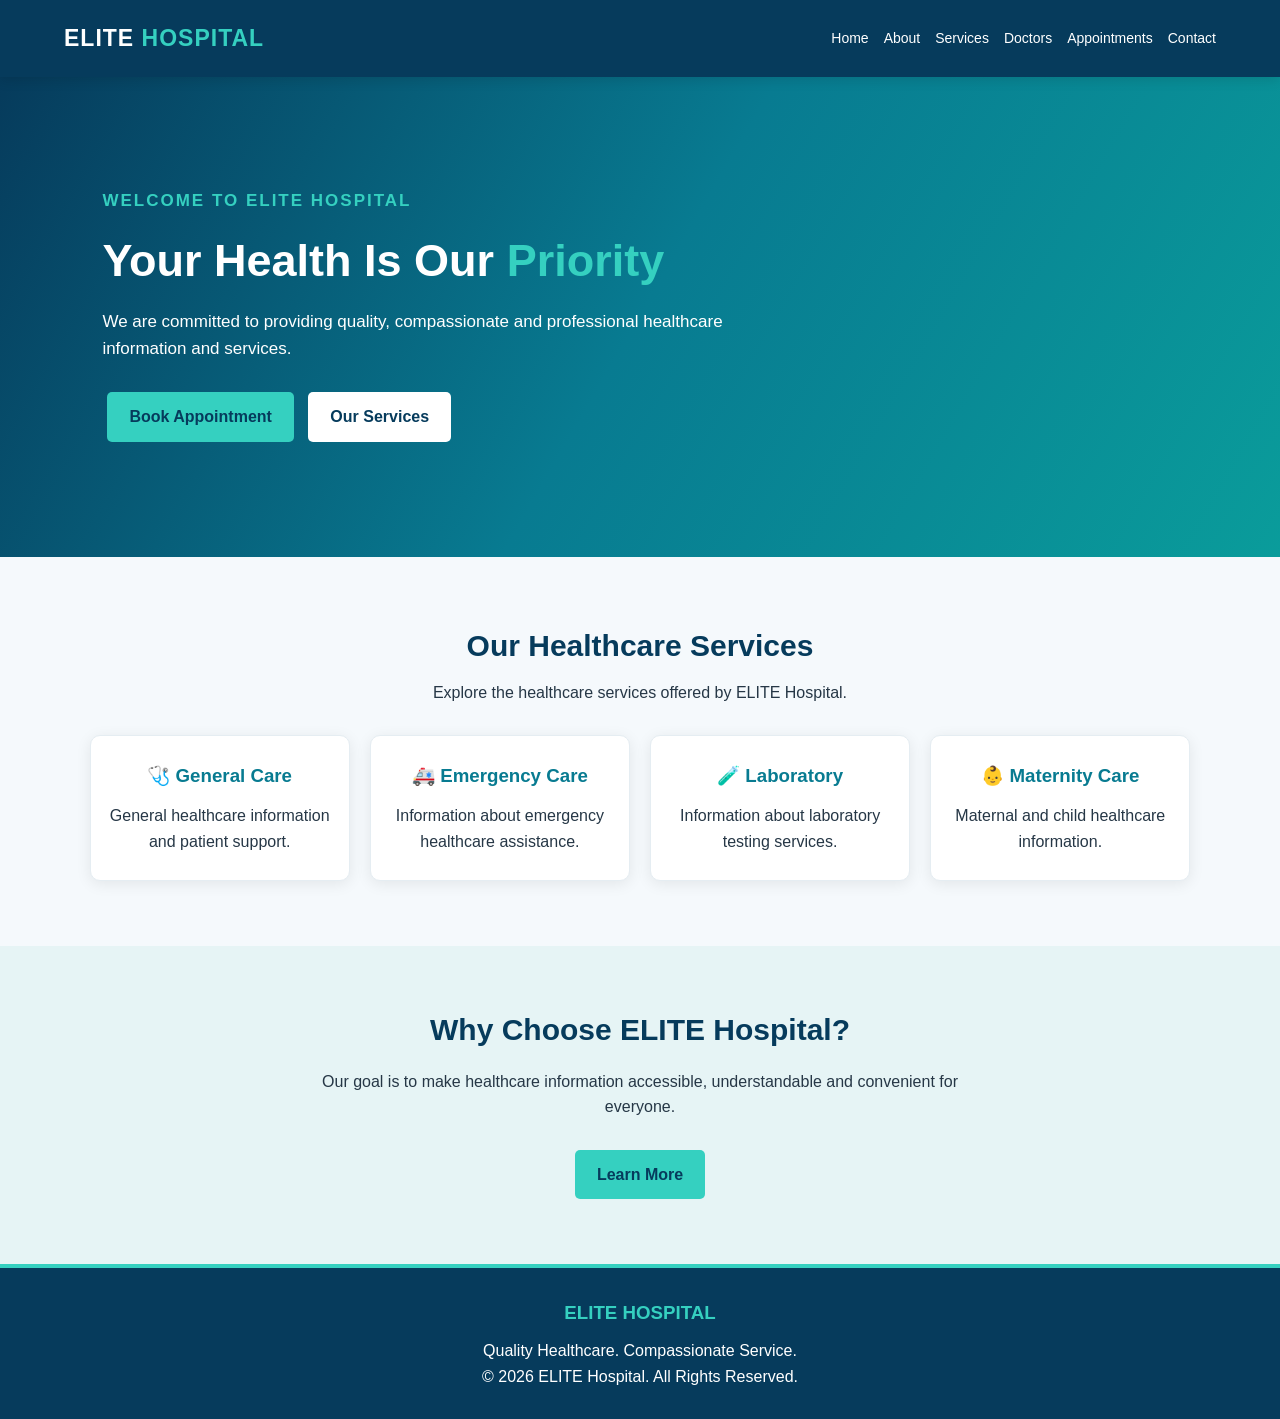
<file: index.html>
<!DOCTYPE html>
<html lang="en">

<head>
    <meta name="google-site-verification" content="8waIuDpvFPuyxGvBpJihMqPhCS1IhETc9zBkpEyNsJ0" />
    <meta charset="UTF-8">
    <meta name="viewport"
          content="width=device-width, initial-scale=1.0">

    <meta name="description"
          content="ELITE Hospital provides healthcare information and medical services.">

    <title>ELITE Hospital | Quality Healthcare</title>

    <link rel="stylesheet" href="css/style.css">
</head>

<body>

    
<header>
    <div class="logo">
        ELITE <span>HOSPITAL</span>
    </div>

    <button class="menu-toggle"
            id="menuToggle"
            aria-label="Open navigation"
            aria-expanded="false">
        ☰
    </button>

    <nav id="mainNav">
        <a href="index.html">Home</a>
        <a href="about.html">About</a>
        <a href="services.html">Services</a>
        <a href="doctors.html">Doctors</a>
        <a href="appointments.html">Appointments</a>
        <a href="contact.html">Contact</a>
    </nav>
</header>


    <!-- HERO SECTION -->
    <section class="hero">

        <div class="hero-content">
            <p class="welcome">WELCOME TO ELITE HOSPITAL</p>

            <h1>
                Your Health Is Our
                <span>Priority</span>
            </h1>

            <p>
                We are committed to providing quality,
                compassionate and professional healthcare
                information and services.
            </p>

            <a href="appointments.html" class="btn">
                Book Appointment
            </a>

            <a href="services.html" class="btn secondary">
                Our Services
            </a>
        </div>

    </section>

    <!-- SERVICES -->
    <section class="services">

        <h2>Our Healthcare Services</h2>

        <p class="section-text">
            Explore the healthcare services offered by ELITE Hospital.
        </p>

        <div class="service-container">

            <div class="service-card">
                <h3>🩺 General Care</h3>
                <p>
                    General healthcare information
                    and patient support.
                </p>
            </div>

            <div class="service-card">
                <h3>🚑 Emergency Care</h3>
                <p>
                    Information about emergency
                    healthcare assistance.
                </p>
            </div>

            <div class="service-card">
                <h3>🧪 Laboratory</h3>
                <p>
                    Information about laboratory
                    testing services.
                </p>
            </div>

            <div class="service-card">
                <h3>👶 Maternity Care</h3>
                <p>
                    Maternal and child healthcare
                    information.
                </p>
            </div>

        </div>

    </section>

    <!-- ABOUT -->
    <section class="about">

        <h2>Why Choose ELITE Hospital?</h2>

        <p>
            Our goal is to make healthcare information
            accessible, understandable and convenient
            for everyone.
        </p>

        <a href="about.html" class="btn">
            Learn More
        </a>

    </section>

    <!-- FOOTER -->
    <footer>
        <h3>ELITE HOSPITAL</h3>

        <p>
            Quality Healthcare. Compassionate Service.
        </p>

        <p>
            &copy; 2026 ELITE Hospital.
            All Rights Reserved.
        </p>
    </footer>

    <script src="js/script.js"></script>

</body>
</html>
</file>
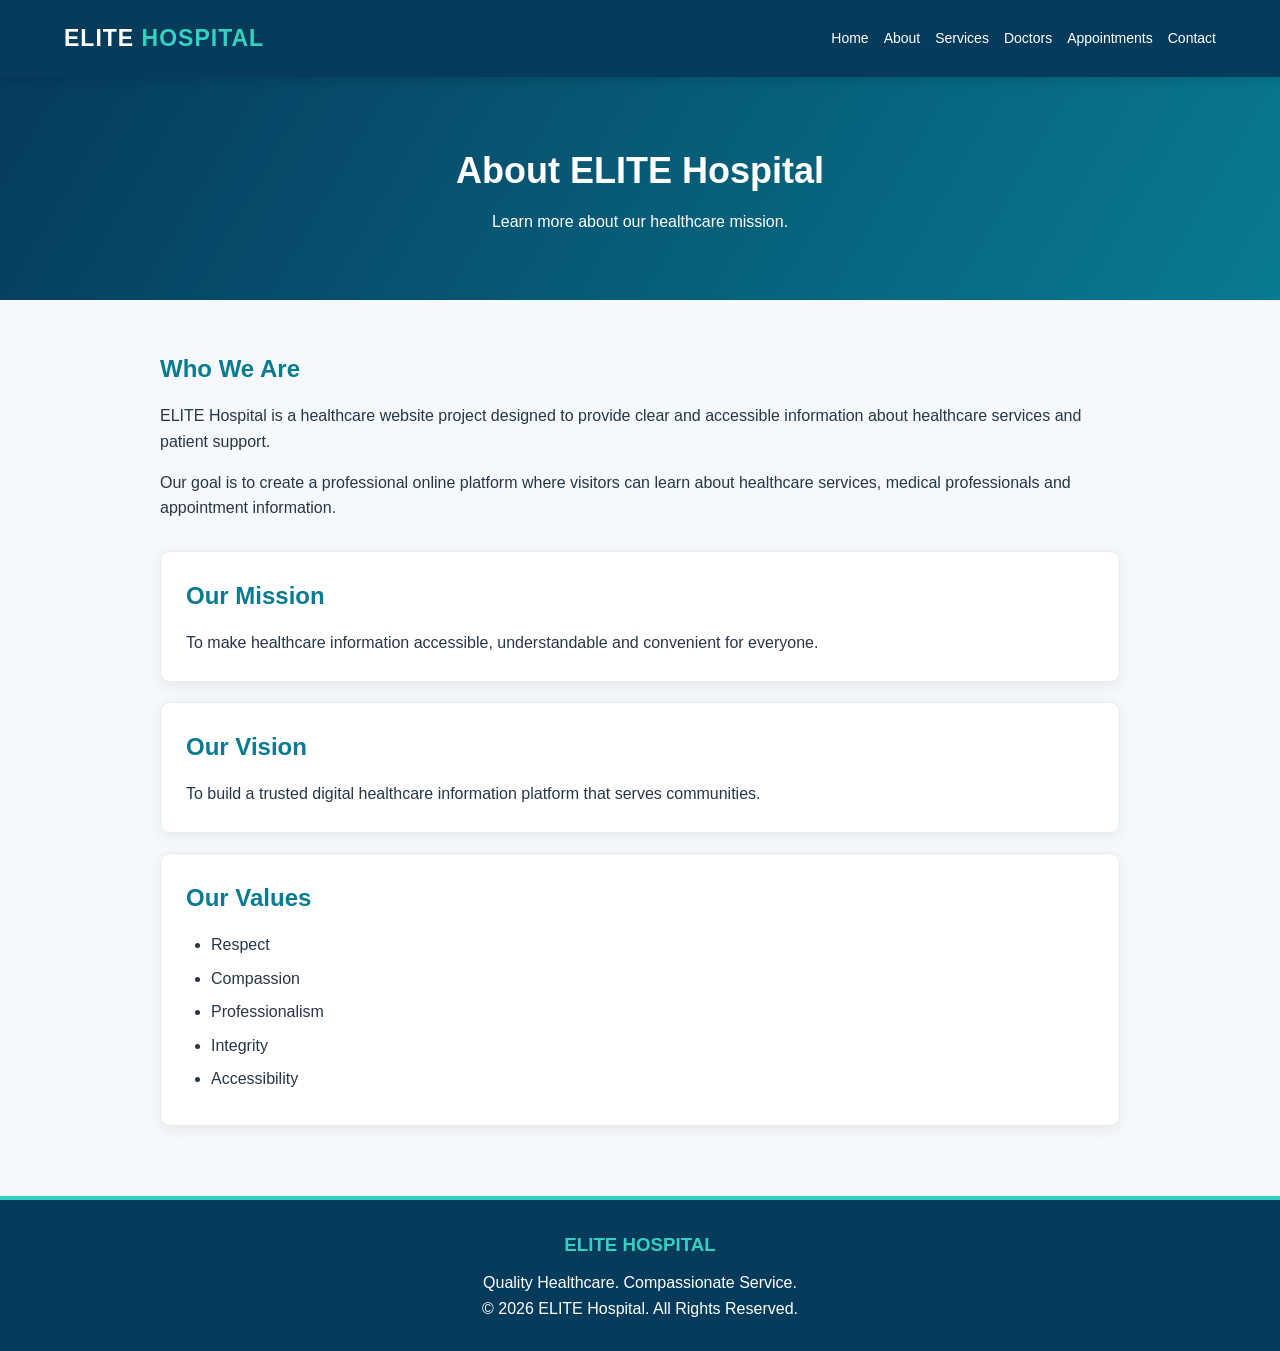
<file: about.html>
<!DOCTYPE html>
<html lang="en">

<head>
    <meta charset="UTF-8">
    <meta name="viewport"
          content="width=device-width, initial-scale=1.0">

    <meta name="description"
          content="Learn about ELITE Hospital, our mission, vision and commitment to healthcare.">

    <title>About Us | ELITE Hospital</title>

    <link rel="stylesheet" href="css/style.css">
</head>

<body>

    <!-- HEADER -->
    <header>
        <div class="logo">
            ELITE <span>HOSPITAL</span>
        </div>

        <nav>
            <a href="index.html">Home</a>
            <a href="about.html">About</a>
            <a href="services.html">Services</a>
            <a href="doctors.html">Doctors</a>
            <a href="appointments.html">Appointments</a>
            <a href="contact.html">Contact</a>
        </nav>
    </header>

    <!-- PAGE BANNER -->
    <section class="page-banner">
        <h1>About ELITE Hospital</h1>
        <p>Learn more about our healthcare mission.</p>
    </section>

    <!-- ABOUT CONTENT -->
    <section class="about-page">

        <div class="about-content">

            <h2>Who We Are</h2>

            <p>
                ELITE Hospital is a healthcare website
                project designed to provide clear and
                accessible information about healthcare
                services and patient support.
            </p>

            <p>
                Our goal is to create a professional
                online platform where visitors can learn
                about healthcare services, medical
                professionals and appointment information.
            </p>

        </div>

        <div class="about-box">
            <h2>Our Mission</h2>

            <p>
                To make healthcare information accessible,
                understandable and convenient for everyone.
            </p>
        </div>

        <div class="about-box">
            <h2>Our Vision</h2>

            <p>
                To build a trusted digital healthcare
                information platform that serves communities.
            </p>
        </div>

        <div class="about-box">
            <h2>Our Values</h2>

            <ul>
                <li>Respect</li>
                <li>Compassion</li>
                <li>Professionalism</li>
                <li>Integrity</li>
                <li>Accessibility</li>
            </ul>
        </div>

    </section>

    <!-- FOOTER -->
    <footer>
        <h3>ELITE HOSPITAL</h3>

        <p>Quality Healthcare. Compassionate Service.</p>

        <p>
            &copy; 2026 ELITE Hospital.
            All Rights Reserved.
        </p>
    </footer>

    <script src="js/script.js"></script>

</body>
</html>
</file>
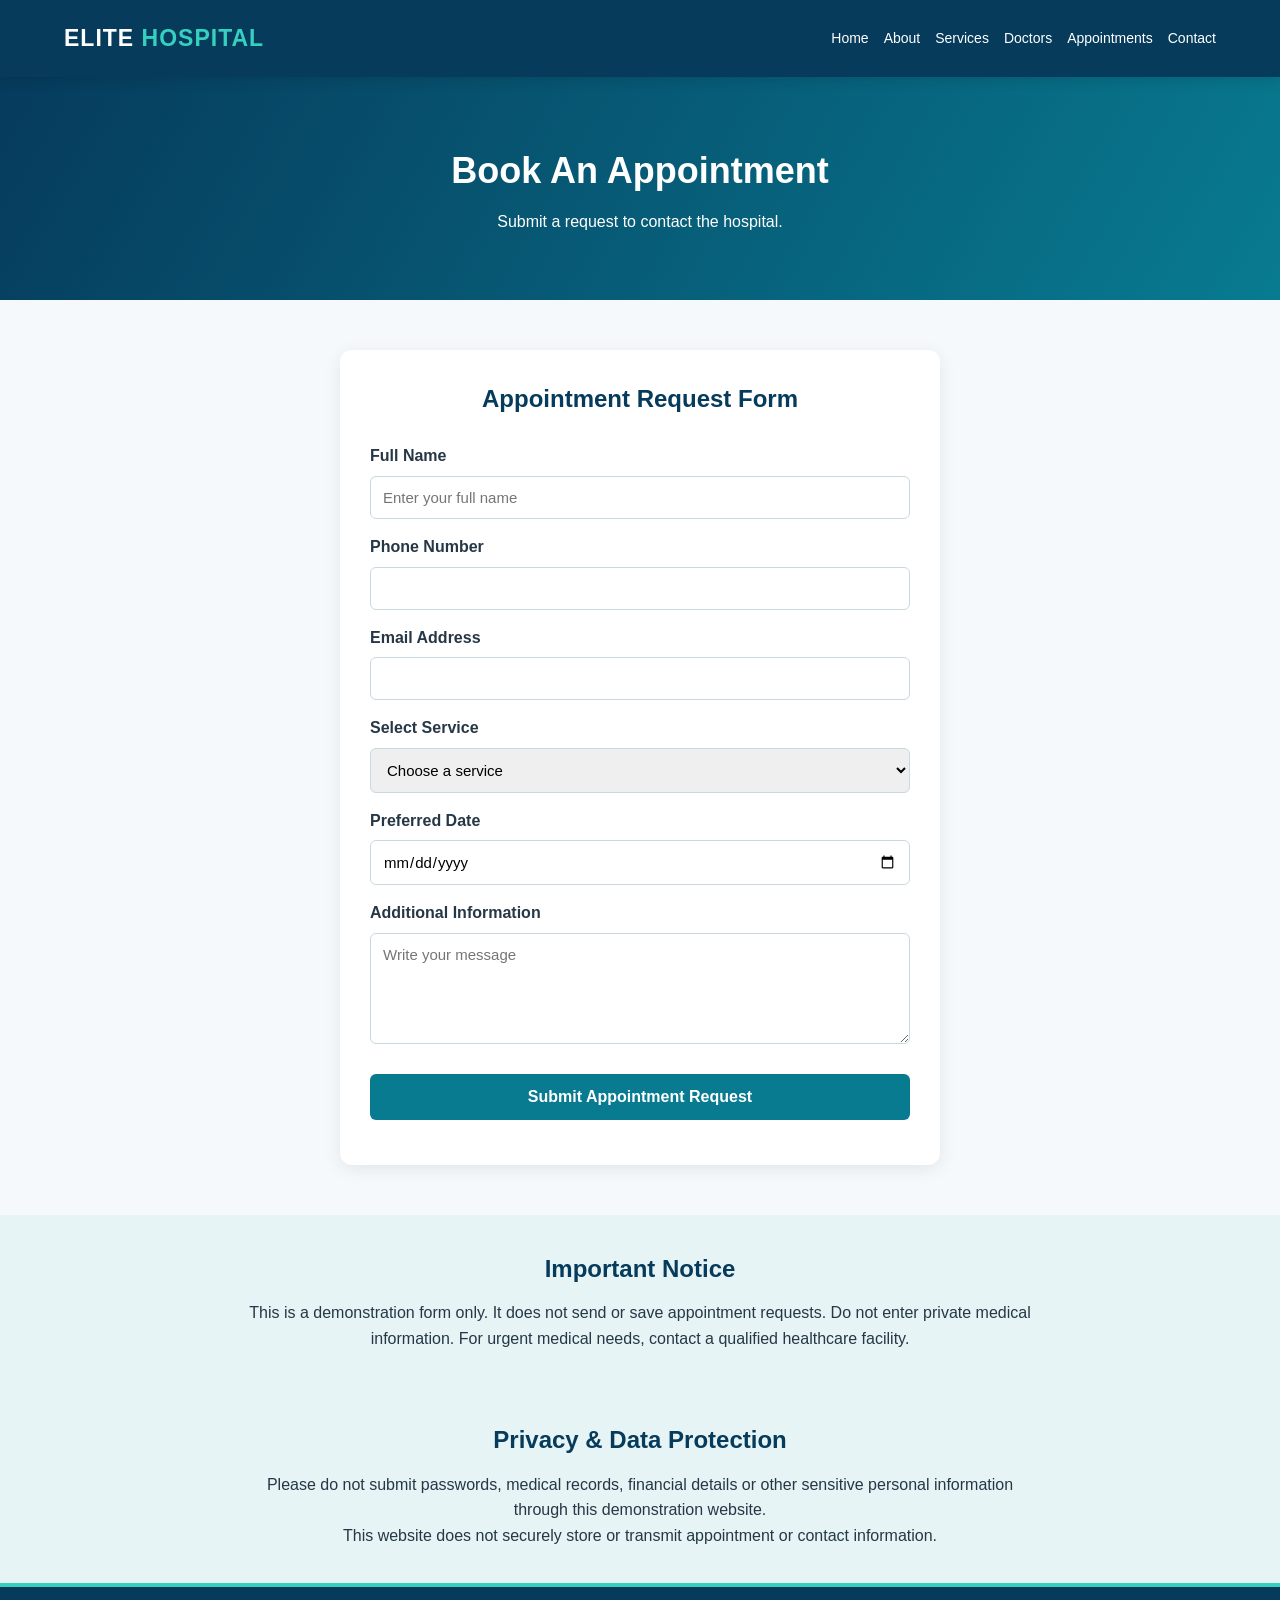
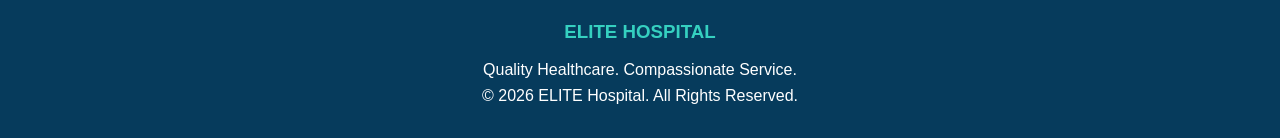
<file: appointment.html>
<!DOCTYPE html>
<html lang="en">

<head>
    <meta charset="UTF-8">
    <meta name="viewport"
          content="width=device-width, initial-scale=1.0">

    <meta name="description"
          content="Request an appointment through the ELITE Hospital demonstration website.">

    <title>Appointments | ELITE Hospital</title>

    <link rel="stylesheet" href="css/style.css">
</head>

<body>

    <header>
        <div class="logo">
            ELITE <span>HOSPITAL</span>
        </div>

        <nav>
            <a href="index.html">Home</a>
            <a href="about.html">About</a>
            <a href="services.html">Services</a>
            <a href="doctors.html">Doctors</a>
            <a href="appointments.html">Appointments</a>
            <a href="contact.html">Contact</a>
        </nav>
    </header>

    <section class="page-banner">
        <h1>Book An Appointment</h1>
        <p>Submit a request to contact the hospital.</p>
    </section>

    <section class="appointment-section">

        <form id="appointmentForm">

            <h2>Appointment Request Form</h2>

            <label for="fullname">Full Name</label>
            <input
    type="text"
    id="fullname"
    placeholder="Enter your full name"
    maxlength="80"
    autocomplete="name"
    required
>

            <label for="phone">Phone Number</label>
            <input
    type="tel"
    id="phone"
    maxlength="20"
    autocomplete="tel"
    required
>

            <label for="email">Email Address</label>
            <input
    type="email"
    id="email"
    maxlength="120"
    autocomplete="email"
>

            <label for="service">Select Service</label>
            <select id="service" required>
                <option value="">Choose a service</option>
                <option>General Healthcare</option>
                <option>Maternity Services</option>
                <option>Dental Care</option>
                <option>Laboratory Services</option>
                <option>Pharmacy</option>
            </select>

            <label for="date">Preferred Date</label>
            <input type="date" id="date" required>

            <label for="message">Additional Information</label>
            <textarea
    id="message"
    rows="5"
    maxlength="500"
    placeholder="Write your message">
</textarea>

            <button type="submit" class="submit-btn">
                Submit Appointment Request
            </button>

            <p id="formMessage"></p>

        </form>

    </section>

    <section class="health-notice">
        <h2>Important Notice</h2>
        <p>
            This is a demonstration form only. It does not
            send or save appointment requests. Do not enter
            private medical information. For urgent medical
            needs, contact a qualified healthcare facility.
        </p>
    </section>

  
<section class="health-notice">
    <h2>Privacy & Data Protection</h2>

    <p>
        Please do not submit passwords, medical records,
        financial details or other sensitive personal
        information through this demonstration website.
    </p>

    <p>
        This website does not securely store or transmit
        appointment or contact information.
    </p>
</section>

    <footer>
        <h3>ELITE HOSPITAL</h3>
        <p>Quality Healthcare. Compassionate Service.</p>
        <p>&copy; 2026 ELITE Hospital. All Rights Reserved.</p>
    </footer>

    <script src="js/script.js"></script>

</body>
</html>
</file>
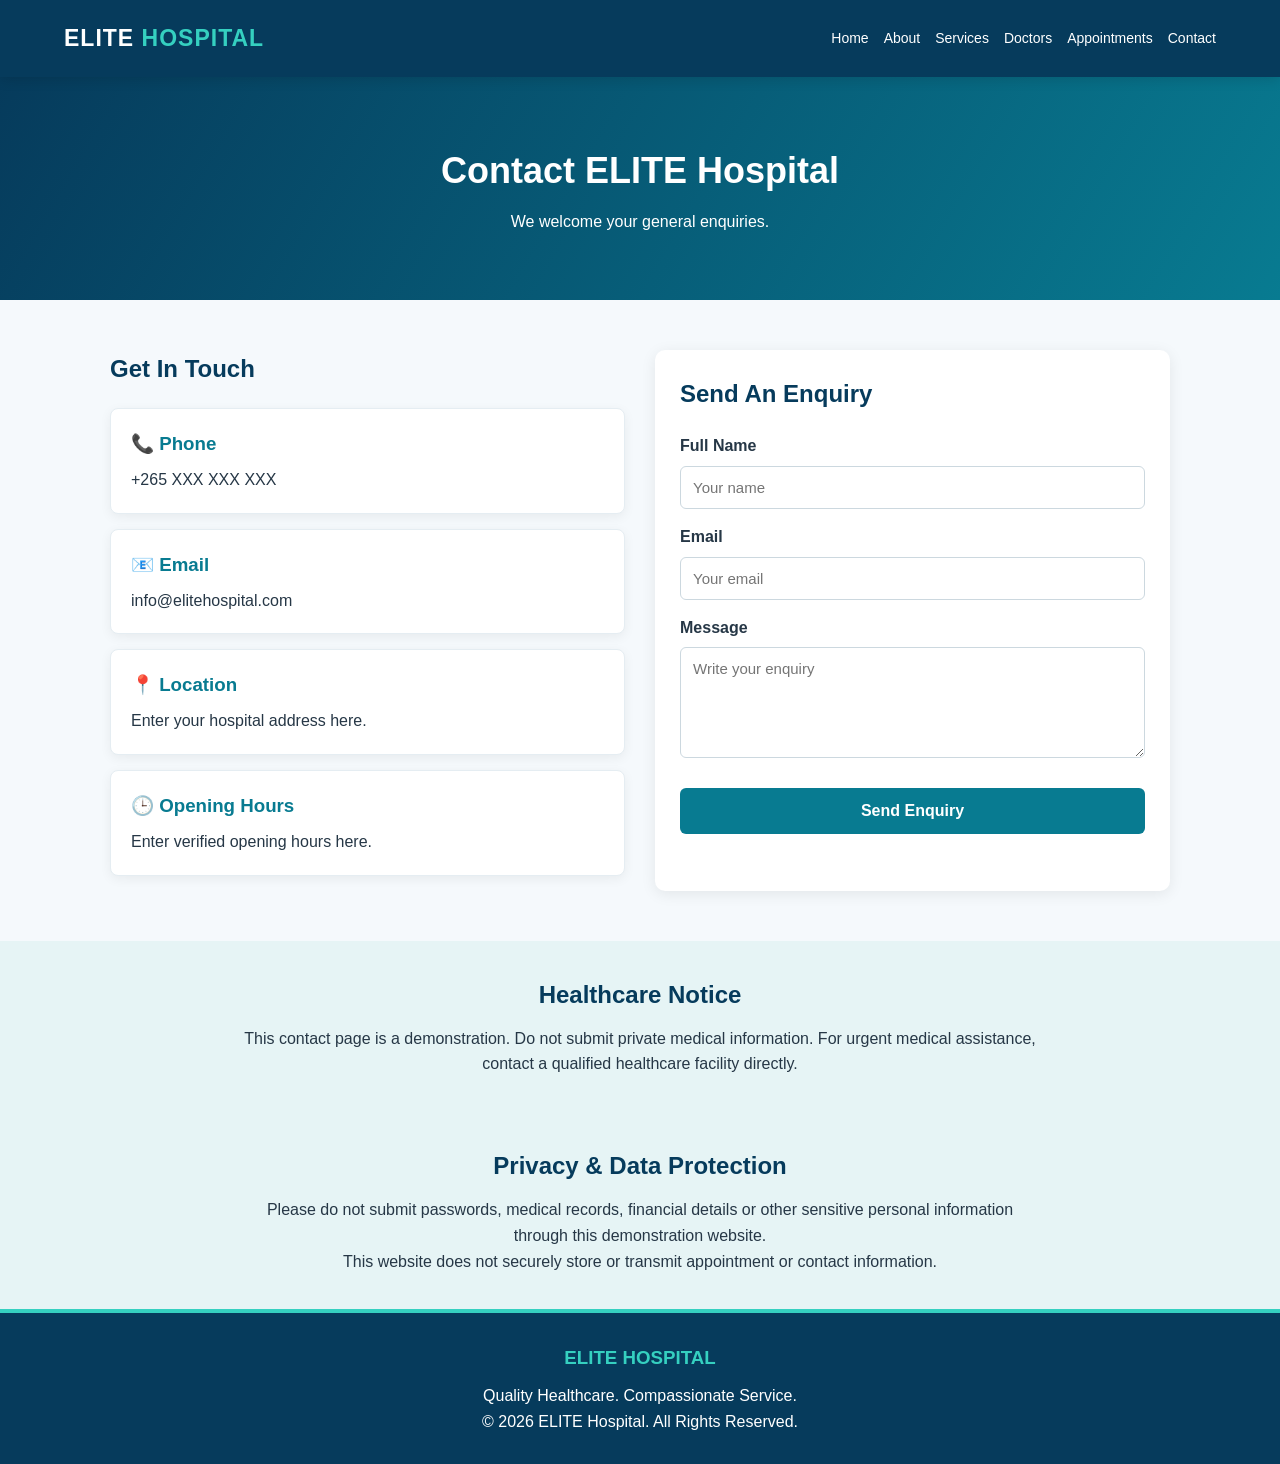
<file: contact.html>
<!DOCTYPE html>
<html lang="en">

<head>
    <meta charset="UTF-8">
    <meta name="viewport"
          content="width=device-width, initial-scale=1.0">

    <meta name="description"
          content="Contact ELITE Hospital for general information and enquiries.">

    <title>Contact Us | ELITE Hospital</title>

    <link rel="stylesheet" href="css/style.css">
</head>

<body>

    <!-- HEADER -->
    <header>
        <div class="logo">
            ELITE <span>HOSPITAL</span>
        </div>

        <nav>
            <a href="index.html">Home</a>
            <a href="about.html">About</a>
            <a href="services.html">Services</a>
            <a href="doctors.html">Doctors</a>
            <a href="appointments.html">Appointments</a>
            <a href="contact.html">Contact</a>
        </nav>
    </header>

    <!-- BANNER -->
    <section class="page-banner">
        <h1>Contact ELITE Hospital</h1>
        <p>We welcome your general enquiries.</p>
    </section>

    <!-- CONTACT INFORMATION -->
    <section class="contact-section">

        <div class="contact-info">

            <h2>Get In Touch</h2>

            <div class="contact-card">
                <h3>📞 Phone</h3>
                <p>+265 XXX XXX XXX</p>
            </div>

            <div class="contact-card">
                <h3>📧 Email</h3>
                <p>info@elitehospital.com</p>
            </div>

            <div class="contact-card">
                <h3>📍 Location</h3>
                <p>Enter your hospital address here.</p>
            </div>

            <div class="contact-card">
                <h3>🕒 Opening Hours</h3>
                <p>Enter verified opening hours here.</p>
            </div>

        </div>

        <!-- CONTACT FORM -->
        <div class="contact-form-container">

            <h2>Send An Enquiry</h2>

            <form id="contactForm">

                <label for="contactName">Full Name</label>
                <input type="text" id="contactName"
                       placeholder="Your name" required>

                <label for="contactEmail">Email</label>
                <input type="email" id="contactEmail"
                       placeholder="Your email" required>

                <label for="contactMessage">Message</label>
                <textarea id="contactMessage"
                          rows="5"
                          placeholder="Write your enquiry"
                          required></textarea>

                <button type="submit" class="submit-btn">
                    Send Enquiry
                </button>

                <p id="contactResponse"></p>

            </form>

        </div>

    </section>

    <!-- NOTICE -->
    <section class="health-notice">
        <h2>Healthcare Notice</h2>
        <p>
            This contact page is a demonstration.
            Do not submit private medical information.
            For urgent medical assistance, contact
            a qualified healthcare facility directly.
        </p>
    </section>

  
<section class="health-notice">
    <h2>Privacy & Data Protection</h2>

    <p>
        Please do not submit passwords, medical records,
        financial details or other sensitive personal
        information through this demonstration website.
    </p>

    <p>
        This website does not securely store or transmit
        appointment or contact information.
    </p>
</section>

    <!-- FOOTER -->
    <footer>
        <h3>ELITE HOSPITAL</h3>
        <p>Quality Healthcare. Compassionate Service.</p>
        <p>&copy; 2026 ELITE Hospital. All Rights Reserved.</p>
    </footer>

    <script src="js/script.js"></script>

</body>
</html>
</file>
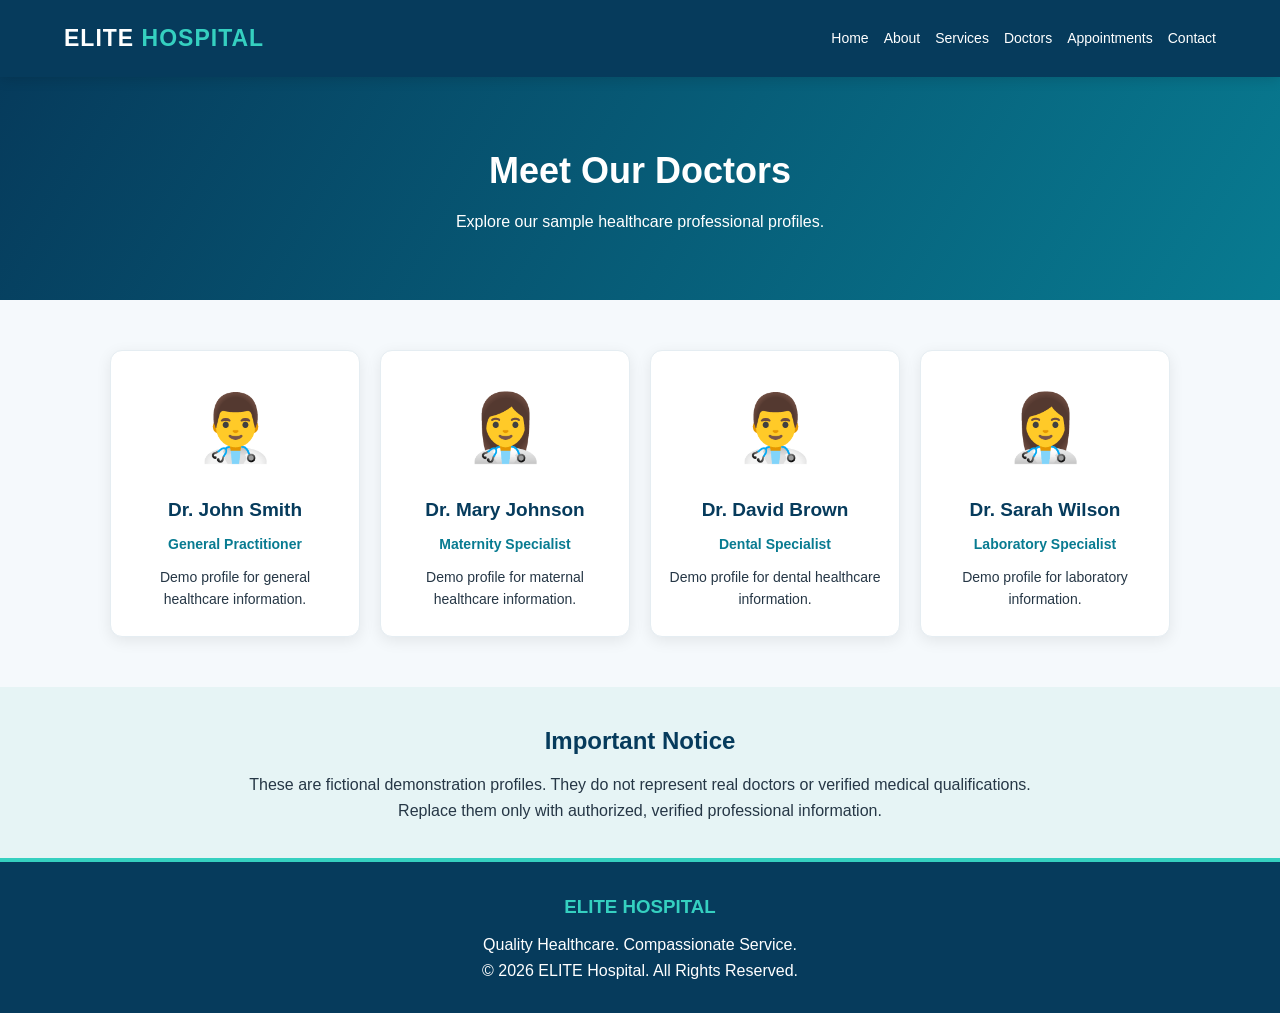
<file: doctors.html>
<!DOCTYPE html>
<html lang="en">

<head>
    <meta charset="UTF-8">
    <meta name="viewport"
          content="width=device-width, initial-scale=1.0">

    <meta name="description"
          content="Meet the healthcare professionals featured on ELITE Hospital website.">

    <title>Our Doctors | ELITE Hospital</title>

    <link rel="stylesheet" href="css/style.css">
</head>

<body>

    <!-- HEADER -->
    <header>
        <div class="logo">
            ELITE <span>HOSPITAL</span>
        </div>

        <nav>
            <a href="index.html">Home</a>
            <a href="about.html">About</a>
            <a href="services.html">Services</a>
            <a href="doctors.html">Doctors</a>
            <a href="appointments.html">Appointments</a>
            <a href="contact.html">Contact</a>
        </nav>
    </header>

    <!-- BANNER -->
    <section class="page-banner">
        <h1>Meet Our Doctors</h1>
        <p>Explore our sample healthcare professional profiles.</p>
    </section>

    <!-- DOCTORS -->
    <section class="doctors-section">

        <div class="doctor-card">
            <div class="doctor-avatar">👨‍⚕️</div>
            <h2>Dr. John Smith</h2>
            <p class="doctor-specialty">General Practitioner</p>
            <p>Demo profile for general healthcare information.</p>
        </div>

        <div class="doctor-card">
            <div class="doctor-avatar">👩‍⚕️</div>
            <h2>Dr. Mary Johnson</h2>
            <p class="doctor-specialty">Maternity Specialist</p>
            <p>Demo profile for maternal healthcare information.</p>
        </div>

        <div class="doctor-card">
            <div class="doctor-avatar">👨‍⚕️</div>
            <h2>Dr. David Brown</h2>
            <p class="doctor-specialty">Dental Specialist</p>
            <p>Demo profile for dental healthcare information.</p>
        </div>

        <div class="doctor-card">
            <div class="doctor-avatar">👩‍⚕️</div>
            <h2>Dr. Sarah Wilson</h2>
            <p class="doctor-specialty">Laboratory Specialist</p>
            <p>Demo profile for laboratory information.</p>
        </div>

    </section>

    <!-- NOTICE -->
    <section class="health-notice">
        <h2>Important Notice</h2>
        <p>
            These are fictional demonstration profiles.
            They do not represent real doctors or verified
            medical qualifications. Replace them only with
            authorized, verified professional information.
        </p>
    </section>

    <!-- FOOTER -->
    <footer>
        <h3>ELITE HOSPITAL</h3>
        <p>Quality Healthcare. Compassionate Service.</p>
        <p>&copy; 2026 ELITE Hospital. All Rights Reserved.</p>
    </footer>

    <script src="js/script.js"></script>

</body>
</html>
</file>
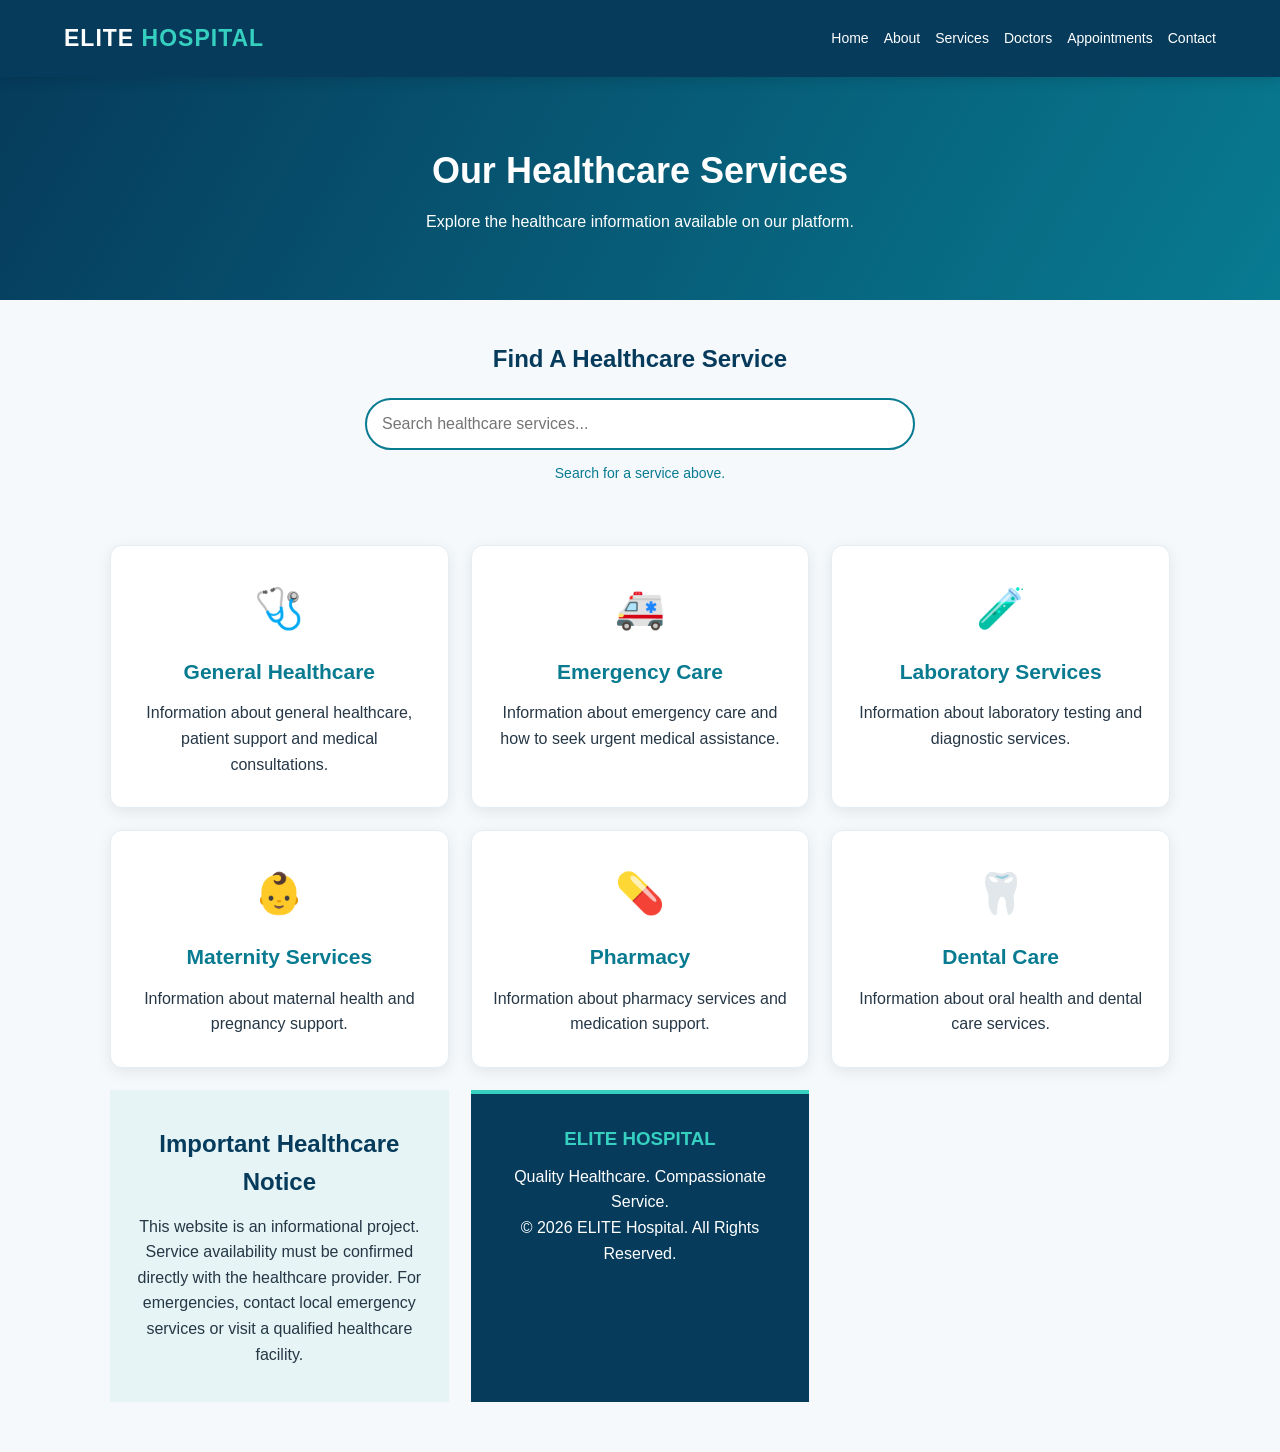
<file: services.html>
<!DOCTYPE html>
<html lang="en">

<head>
    <meta charset="UTF-8">
    <meta name="viewport"
          content="width=device-width, initial-scale=1.0">

    <meta name="description"
          content="Explore healthcare service information from ELITE Hospital.">

    <title>Our Services | ELITE Hospital</title>

    <link rel="stylesheet" href="css/style.css">
</head>

<body>

    <!-- HEADER -->
    <header>
        <div class="logo">
            ELITE <span>HOSPITAL</span>
        </div>

        <nav>
            <a href="index.html">Home</a>
            <a href="about.html">About</a>
            <a href="services.html">Services</a>
            <a href="doctors.html">Doctors</a>
            <a href="appointments.html">Appointments</a>
            <a href="contact.html">Contact</a>
        </nav>
    </header>

    <!-- BANNER -->
    <section class="page-banner">
        <h1>Our Healthcare Services</h1>
        <p>Explore the healthcare information available on our platform.</p>
    </section>

    
<!-- SERVICE SEARCH -->
<section class="service-search">
    <h2>Find A Healthcare Service</h2>

    <input
        type="search"
        id="serviceSearch"
        placeholder="Search healthcare services..."
        aria-label="Search healthcare services"
    >

    <p id="searchMessage">
        Search for a service above.
    </p>
</section>

<!-- SERVICES -->
<section class="hospital-services" id="serviceList">


        <div class="hospital-service-card">
            <div class="service-icon">🩺</div>
            <h2>General Healthcare</h2>
            <p>
                Information about general healthcare,
                patient support and medical consultations.
            </p>
        </div>

        <div class="hospital-service-card">
            <div class="service-icon">🚑</div>
            <h2>Emergency Care</h2>
            <p>
                Information about emergency care
                and how to seek urgent medical assistance.
            </p>
        </div>

        <div class="hospital-service-card">
            <div class="service-icon">🧪</div>
            <h2>Laboratory Services</h2>
            <p>
                Information about laboratory testing
                and diagnostic services.
            </p>
        </div>

        <div class="hospital-service-card">
            <div class="service-icon">👶</div>
            <h2>Maternity Services</h2>
            <p>
                Information about maternal health
                and pregnancy support.
            </p>
        </div>

        <div class="hospital-service-card">
            <div class="service-icon">💊</div>
            <h2>Pharmacy</h2>
            <p>
                Information about pharmacy services
                and medication support.
            </p>
        </div>

        <div class="hospital-service-card">
            <div class="service-icon">🦷</div>
            <h2>Dental Care</h2>
            <p>
                Information about oral health
                and dental care services.
            </p>
        </div>

    </>

    <!-- NOTICE -->
    <section class="health-notice">
        <h2>Important Healthcare Notice</h2>

        <p>
            This website is an informational project.
            Service availability must be confirmed directly
            with the healthcare provider. For emergencies,
            contact local emergency services or visit a
            qualified healthcare facility.
        </p>
    </section>

    <!-- FOOTER -->
    <footer>
        <h3>ELITE HOSPITAL</h3>
        <p>Quality Healthcare. Compassionate Service.</p>
        <p>&copy; 2026 ELITE Hospital. All Rights Reserved.</p>
    </footer>

    <script src="js/script.js"></script>

</body>
</html>
</file>
<file: css/style.css>
* {
    margin: 0;
    padding: 0;
    box-sizing: border-box;
}

body {
    font-family: Arial, sans-serif;
    background: #f5f9fc;
    color: #263746;
    line-height: 1.6;
}

/* HEADER */

header {
    background: #063b5c;
    color: white;
    padding: 20px 5%;
    display: flex;
    justify-content: space-between;
    align-items: center;
    flex-wrap: wrap;
}

.logo {
    font-size: 23px;
    font-weight: bold;
}

.logo span {
    color: #35d0c0;
}

nav {
    display: flex;
    flex-wrap: wrap;
    gap: 15px;
}

nav a {
    color: white;
    text-decoration: none;
    font-size: 14px;
}

nav a:hover {
    color: #35d0c0;
}

/* HERO */

.hero {
    min-height: 480px;
    background: linear-gradient(
        120deg,
        #063b5c,
        #087b91
    );
    color: white;
    display: flex;
    align-items: center;
    padding: 60px 8%;
}

.hero-content {
    max-width: 650px;
}

.welcome {
    color: #35d0c0;
    font-weight: bold;
    letter-spacing: 2px;
}

.hero h1 {
    font-size: 45px;
    line-height: 1.2;
    margin: 20px 0;
}

.hero h1 span {
    color: #35d0c0;
}

.hero-content > p:not(.welcome) {
    margin-bottom: 25px;
}

/* BUTTONS */

.btn {
    display: inline-block;
    background: #35d0c0;
    color: #063b5c;
    padding: 12px 22px;
    text-decoration: none;
    border-radius: 5px;
    margin: 5px;
    font-weight: bold;
}

.btn:hover {
    background: white;
}

.btn.secondary {
    background: white;
    color: #063b5c;
}

/* SERVICES */

.services {
    padding: 65px 7%;
    text-align: center;
}

.services h2,
.about h2 {
    font-size: 30px;
    color: #063b5c;
    margin-bottom: 10px;
}

.section-text {
    margin-bottom: 30px;
}

.service-container {
    display: grid;
    grid-template-columns: repeat(4, 1fr);
    gap: 20px;
}

.service-card {
    background: white;
    padding: 25px 15px;
    border-radius: 10px;
    box-shadow: 0 3px 15px rgba(0,0,0,0.08);
}

.service-card h3 {
    color: #087b91;
    margin-bottom: 12px;
}

/* ABOUT */

.about {
    padding: 60px 8%;
    text-align: center;
    background: #e6f4f5;
}

.about p {
    max-width: 650px;
    margin: 15px auto 25px;
}

/* FOOTER */

footer {
    background: #063b5c;
    color: white;
    text-align: center;
    padding: 30px 15px;
}

/* MOBILE RESPONSIVENESS */

@media (max-width: 768px) {

    header {
        flex-direction: column;
        gap: 15px;
    }

    nav {
        justify-content: center;
    }

    .hero {
        min-height: 420px;
        padding: 45px 6%;
    }

    .hero h1 {
        font-size: 34px;
    }

    .service-container {
        grid-template-columns: repeat(2, 1fr);
    }
}

@media (max-width: 480px) {

    .service-container {
        grid-template-columns: 1fr;
    }

    nav {
        gap: 10px;
    }

    nav a {
        font-size: 13px;
    }

    .hero h1 {
        font-size: 30px;
    }
}

/* ABOUT PAGE */

.page-banner {
    background: linear-gradient(120deg, #063b5c, #087b91);
    color: white;
    text-align: center;
    padding: 65px 20px;
}

.page-banner h1 {
    font-size: 36px;
    margin-bottom: 10px;
}

.about-page {
    max-width: 1000px;
    margin: auto;
    padding: 50px 20px;
}

.about-content {
    margin-bottom: 30px;
}

.about-content h2,
.about-box h2 {
    color: #087b91;
    margin-bottom: 15px;
}

.about-content p {
    margin-bottom: 15px;
}

.about-box {
    background: white;
    padding: 25px;
    margin-bottom: 20px;
    border-radius: 10px;
    box-shadow: 0 3px 15px rgba(0,0,0,0.07);
}

.about-box ul {
    padding-left: 25px;
}

.about-box li {
    margin-bottom: 8px;
}

@media (max-width: 480px) {
    .page-banner h1 {
        font-size: 28px;
    }
}

/* HOSPITAL SERVICES PAGE */

.hospital-services {
    max-width: 1100px;
    margin: auto;
    padding: 50px 20px;
    display: grid;
    grid-template-columns: repeat(3, 1fr);
    gap: 22px;
}

.hospital-service-card {
    background: white;
    padding: 30px 20px;
    text-align: center;
    border-radius: 12px;
    box-shadow: 0 4px 15px rgba(0,0,0,0.08);
    transition: transform 0.3s ease;
}

.hospital-service-card:hover {
    transform: translateY(-6px);
}

.service-icon {
    font-size: 40px;
    margin-bottom: 15px;
}

.hospital-service-card h2 {
    color: #087b91;
    font-size: 21px;
    margin-bottom: 12px;
}

.health-notice {
    background: #e6f4f5;
    padding: 35px 7%;
    text-align: center;
}

.health-notice h2 {
    color: #063b5c;
    margin-bottom: 12px;
}

.health-notice p {
    max-width: 800px;
    margin: auto;
}

@media (max-width: 768px) {
    .hospital-services {
        grid-template-columns: repeat(2, 1fr);
    }
}

@media (max-width: 480px) {
    .hospital-services {
        grid-template-columns: 1fr;
    }
}

/* DOCTORS PAGE */

.doctors-section {
    max-width: 1100px;
    margin: auto;
    padding: 50px 20px;
    display: grid;
    grid-template-columns: repeat(4, 1fr);
    gap: 20px;
}

.doctor-card {
    background: white;
    padding: 25px 15px;
    text-align: center;
    border-radius: 12px;
    box-shadow: 0 4px 15px rgba(0,0,0,0.08);
    transition: transform 0.3s ease;
}

.doctor-card:hover {
    transform: translateY(-6px);
}

.doctor-avatar {
    font-size: 65px;
    margin-bottom: 15px;
}

.doctor-card h2 {
    color: #063b5c;
    font-size: 19px;
    margin-bottom: 8px;
}

.doctor-specialty {
    color: #087b91;
    font-weight: bold;
    margin-bottom: 10px;
}

.doctor-card p {
    font-size: 14px;
}

@media (max-width: 768px) {
    .doctors-section {
        grid-template-columns: repeat(2, 1fr);
    }
}

@media (max-width: 480px) {
    .doctors-section {
        grid-template-columns: 1fr;
    }
}

/* APPOINTMENT PAGE */

.appointment-section {
    padding: 50px 20px;
    background: #f5f9fc;
}

#appointmentForm {
    max-width: 600px;
    margin: auto;
    padding: 30px;
    background: white;
    border-radius: 12px;
    box-shadow: 0 4px 18px rgba(0,0,0,0.08);
}

#appointmentForm h2 {
    color: #063b5c;
    text-align: center;
    margin-bottom: 25px;
}

#appointmentForm label {
    display: block;
    margin: 15px 0 7px;
    font-weight: bold;
}

#appointmentForm input,
#appointmentForm select,
#appointmentForm textarea {
    width: 100%;
    padding: 12px;
    border: 1px solid #ccd8df;
    border-radius: 6px;
    font-size: 15px;
    font-family: Arial, sans-serif;
}

#appointmentForm input:focus,
#appointmentForm select:focus,
#appointmentForm textarea:focus {
    outline: 2px solid #35d0c0;
    border-color: #087b91;
}

.submit-btn {
    width: 100%;
    padding: 14px;
    margin-top: 22px;
    background: #087b91;
    color: white;
    border: none;
    border-radius: 6px;
    font-size: 16px;
    font-weight: bold;
    cursor: pointer;
}

.submit-btn:hover {
    background: #063b5c;
}

#formMessage {
    text-align: center;
    margin-top: 15px;
    color: #087b91;
    font-weight: bold;
}

@media (max-width: 480px) {
    #appointmentForm {
        padding: 20px 15px;
    }
}

/* CONTACT PAGE */

.contact-section {
    max-width: 1100px;
    margin: auto;
    padding: 50px 20px;
    display: grid;
    grid-template-columns: 1fr 1fr;
    gap: 30px;
}

.contact-info h2,
.contact-form-container h2 {
    color: #063b5c;
    margin-bottom: 20px;
}

.contact-card {
    background: white;
    padding: 20px;
    margin-bottom: 15px;
    border-radius: 8px;
    box-shadow: 0 3px 12px rgba(0,0,0,0.06);
}

.contact-card h3 {
    color: #087b91;
    margin-bottom: 8px;
}

.contact-form-container {
    background: white;
    padding: 25px;
    border-radius: 10px;
    box-shadow: 0 3px 15px rgba(0,0,0,0.08);
}

#contactForm label {
    display: block;
    margin: 15px 0 7px;
    font-weight: bold;
}

#contactForm input,
#contactForm textarea {
    width: 100%;
    padding: 12px;
    border: 1px solid #ccd8df;
    border-radius: 6px;
    font-size: 15px;
    font-family: Arial, sans-serif;
}

#contactForm input:focus,
#contactForm textarea:focus {
    outline: 2px solid #35d0c0;
}

#contactResponse {
    margin-top: 15px;
    color: #087b91;
    font-weight: bold;
}

@media (max-width: 768px) {
    .contact-section {
        grid-template-columns: 1fr;
    }
}

/* RESPONSIVE NAVIGATION */

.menu-toggle {
    display: none;
    background: #35d0c0;
    color: #063b5c;
    border: none;
    padding: 8px 13px;
    font-size: 25px;
    border-radius: 5px;
    cursor: pointer;
}

nav a {
    transition: color 0.3s ease;
}

nav a:hover {
    color: #35d0c0;
}

@media (max-width: 768px) {

    header {
        position: relative;
        flex-direction: row;
        justify-content: space-between;
    }

    .menu-toggle {
        display: block;
    }

    header nav {
        display: none;
        flex-direction: column;
        width: 100%;
        padding: 15px 0;
        gap: 15px;
    }

    header nav.active {
        display: flex;
    }

    header nav a {
        display: block;
        padding: 8px;
    }
}

/* =================================
   ELITE HOSPITAL DESIGN UPGRADE
================================= */

:root {
    --primary: #063b5c;
    --secondary: #087b91;
    --accent: #35d0c0;
    --light: #f5f9fc;
    --white: #ffffff;
    --text: #263746;
    --shadow: 0 8px 25px rgba(0,0,0,0.08);
}

html {
    scroll-behavior: smooth;
}

body {
    color: var(--text);
    background: var(--light);
}

/* HEADER UPGRADE */

header {
    position: sticky;
    top: 0;
    z-index: 1000;
    box-shadow: 0 3px 12px rgba(0,0,0,0.12);
}

.logo {
    letter-spacing: 1px;
}

/* HERO UPGRADE */

.hero {
    background: linear-gradient(
        120deg,
        #063b5c,
        #087b91,
        #0a9c9b
    );
}

.hero h1 {
    font-weight: 800;
}

.hero-content p {
    font-size: 17px;
}

/* BUTTON UPGRADE */

.btn,
.submit-btn {
    transition: all 0.3s ease;
}

.btn:hover,
.submit-btn:hover {
    transform: translateY(-3px);
    box-shadow: var(--shadow);
}

/* CARD UPGRADE */

.service-card,
.hospital-service-card,
.doctor-card,
.contact-card,
.about-box {
    border: 1px solid #e5edf2;
    transition: all 0.3s ease;
}

.service-card:hover,
.hospital-service-card:hover,
.doctor-card:hover,
.contact-card:hover,
.about-box:hover {
    transform: translateY(-5px);
    box-shadow: var(--shadow);
}

/* SECTION UPGRADE */

.services,
.about-page,
.doctors-section,
.hospital-services,
.contact-section {
    animation: fadeIn 0.8s ease;
}

@keyframes fadeIn {
    from {
        opacity: 0;
        transform: translateY(15px);
    }

    to {
        opacity: 1;
        transform: translateY(0);
    }
}

/* FORM UPGRADE */

input,
textarea,
select {
    transition: border 0.3s ease,
                box-shadow 0.3s ease;
}

input:focus,
textarea:focus,
select:focus {
    border-color: var(--secondary);
    box-shadow: 0 0 0 3px rgba(8,123,145,0.12);
    outline: none;
}

/* FOOTER UPGRADE */

footer {
    border-top: 4px solid var(--accent);
}

footer h3 {
    color: var(--accent);
    margin-bottom: 10px;
}

/* MOBILE UPGRADE */

@media (max-width: 768px) {

    .hero h1 {
        font-size: 34px;
    }

    .page-banner {
        padding: 45px 15px;
    }

    .services,
    .about-page,
    .doctors-section,
    .hospital-services,
    .contact-section {
        padding: 35px 15px;
    }

    .btn {
        margin: 5px 2px;
    }
}

/* SERVICE SEARCH SYSTEM */

.service-search {
    text-align: center;
    padding: 40px 20px 10px;
}

.service-search h2 {
    color: #063b5c;
    margin-bottom: 20px;
}

#serviceSearch {
    width: 90%;
    max-width: 550px;
    padding: 15px;
    border: 2px solid #087b91;
    border-radius: 30px;
    font-size: 16px;
}

#searchMessage {
    margin-top: 12px;
    color: #087b91;
    font-size: 14px;
}
</file>
